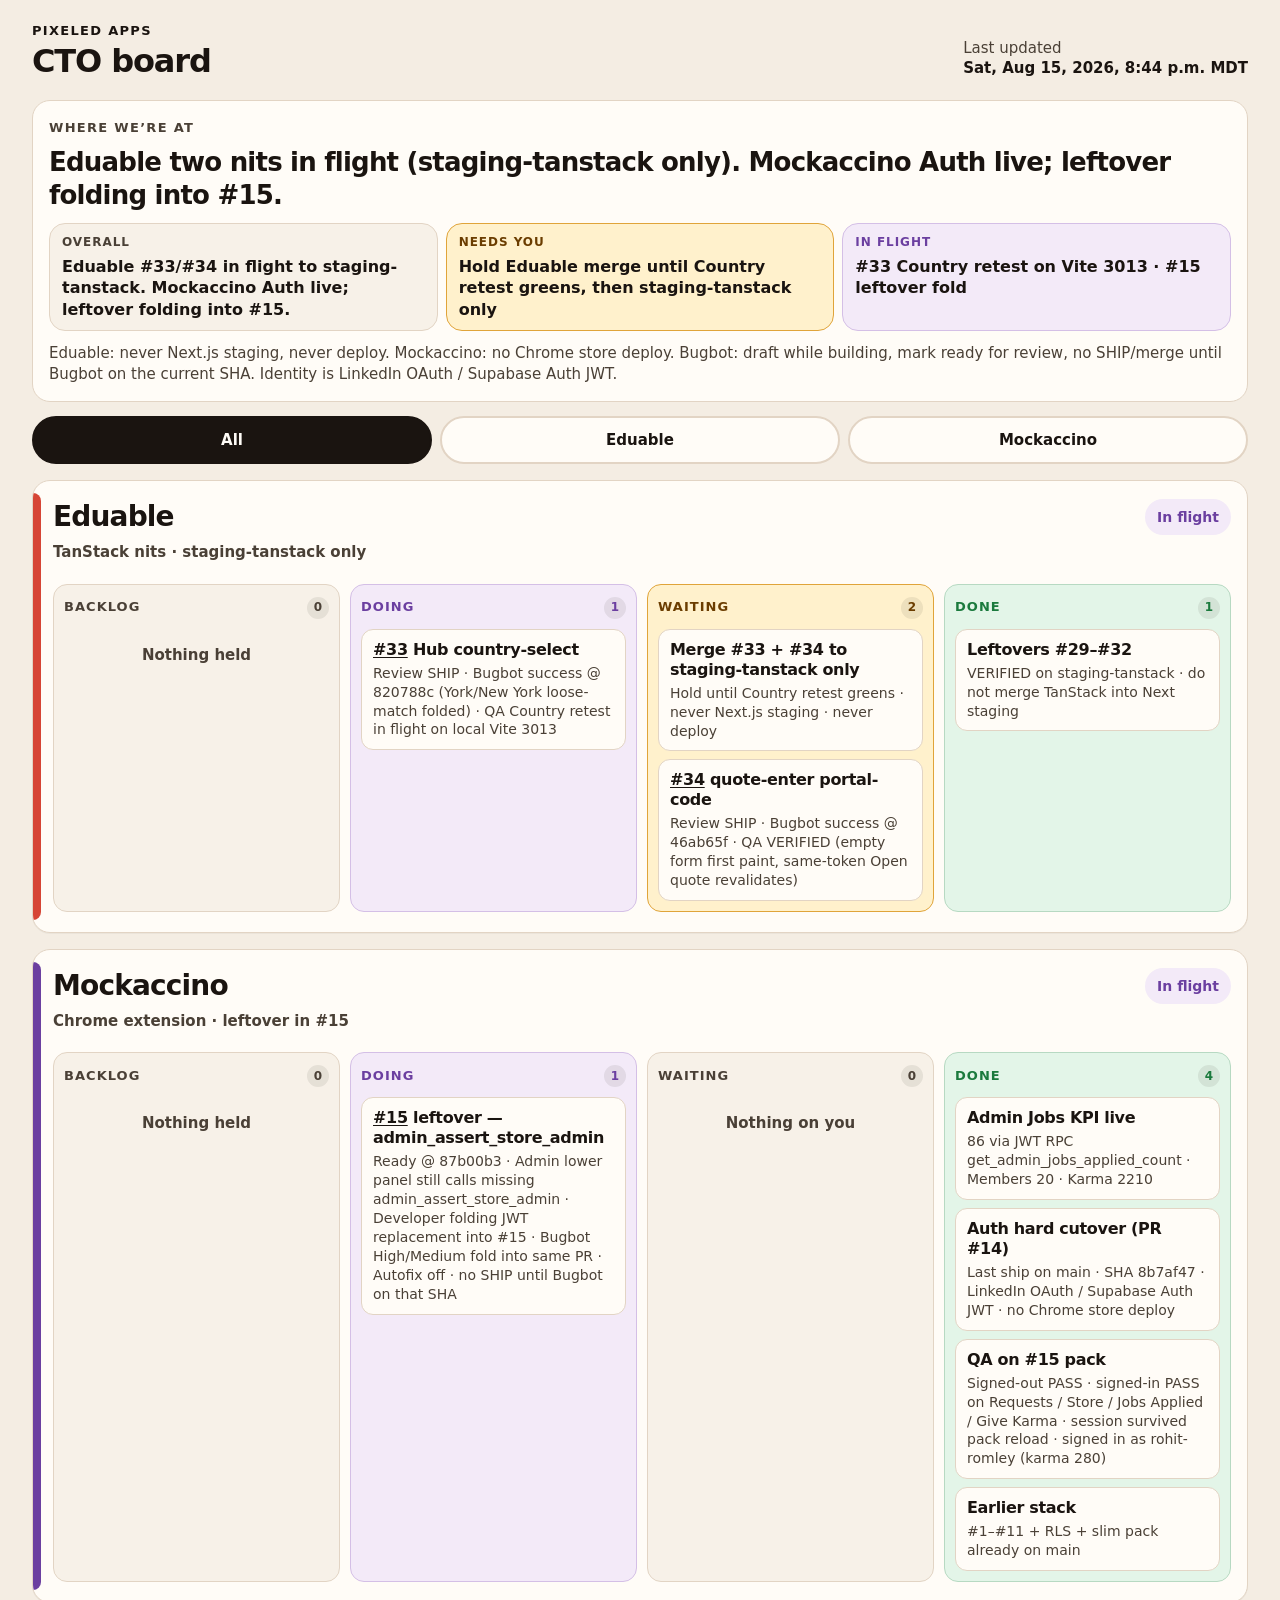
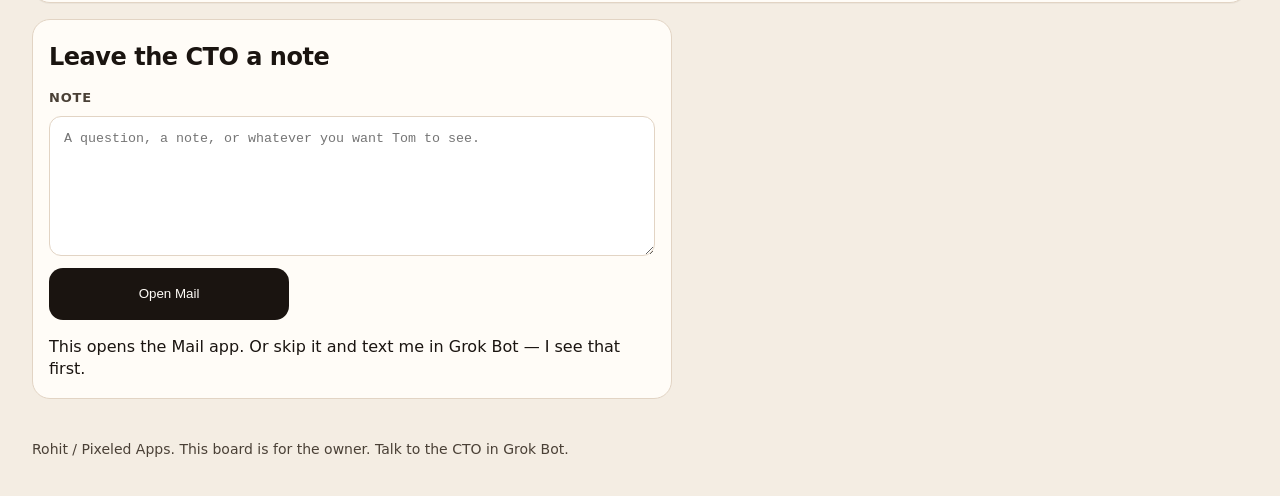
<file: index.html>
<!DOCTYPE html>
<html lang="en">
<head>
  <meta charset="utf-8">
  <meta name="viewport" content="width=device-width, initial-scale=1">
  <meta http-equiv="refresh" content="0; url=./pixeled-cto-board/">
  <title>Pixeled Apps</title>
  <link rel="canonical" href="https://rohit-romley.github.io/pixeled-cto-board/">
</head>
<body style="font:16px/1.4 -apple-system,system-ui,sans-serif;background:#12141a;color:#eceae3;padding:24px">
  <p><a href="./pixeled-cto-board/" style="color:#c9a15b">Open the CTO board</a></p>
</body>
</html>
</file>
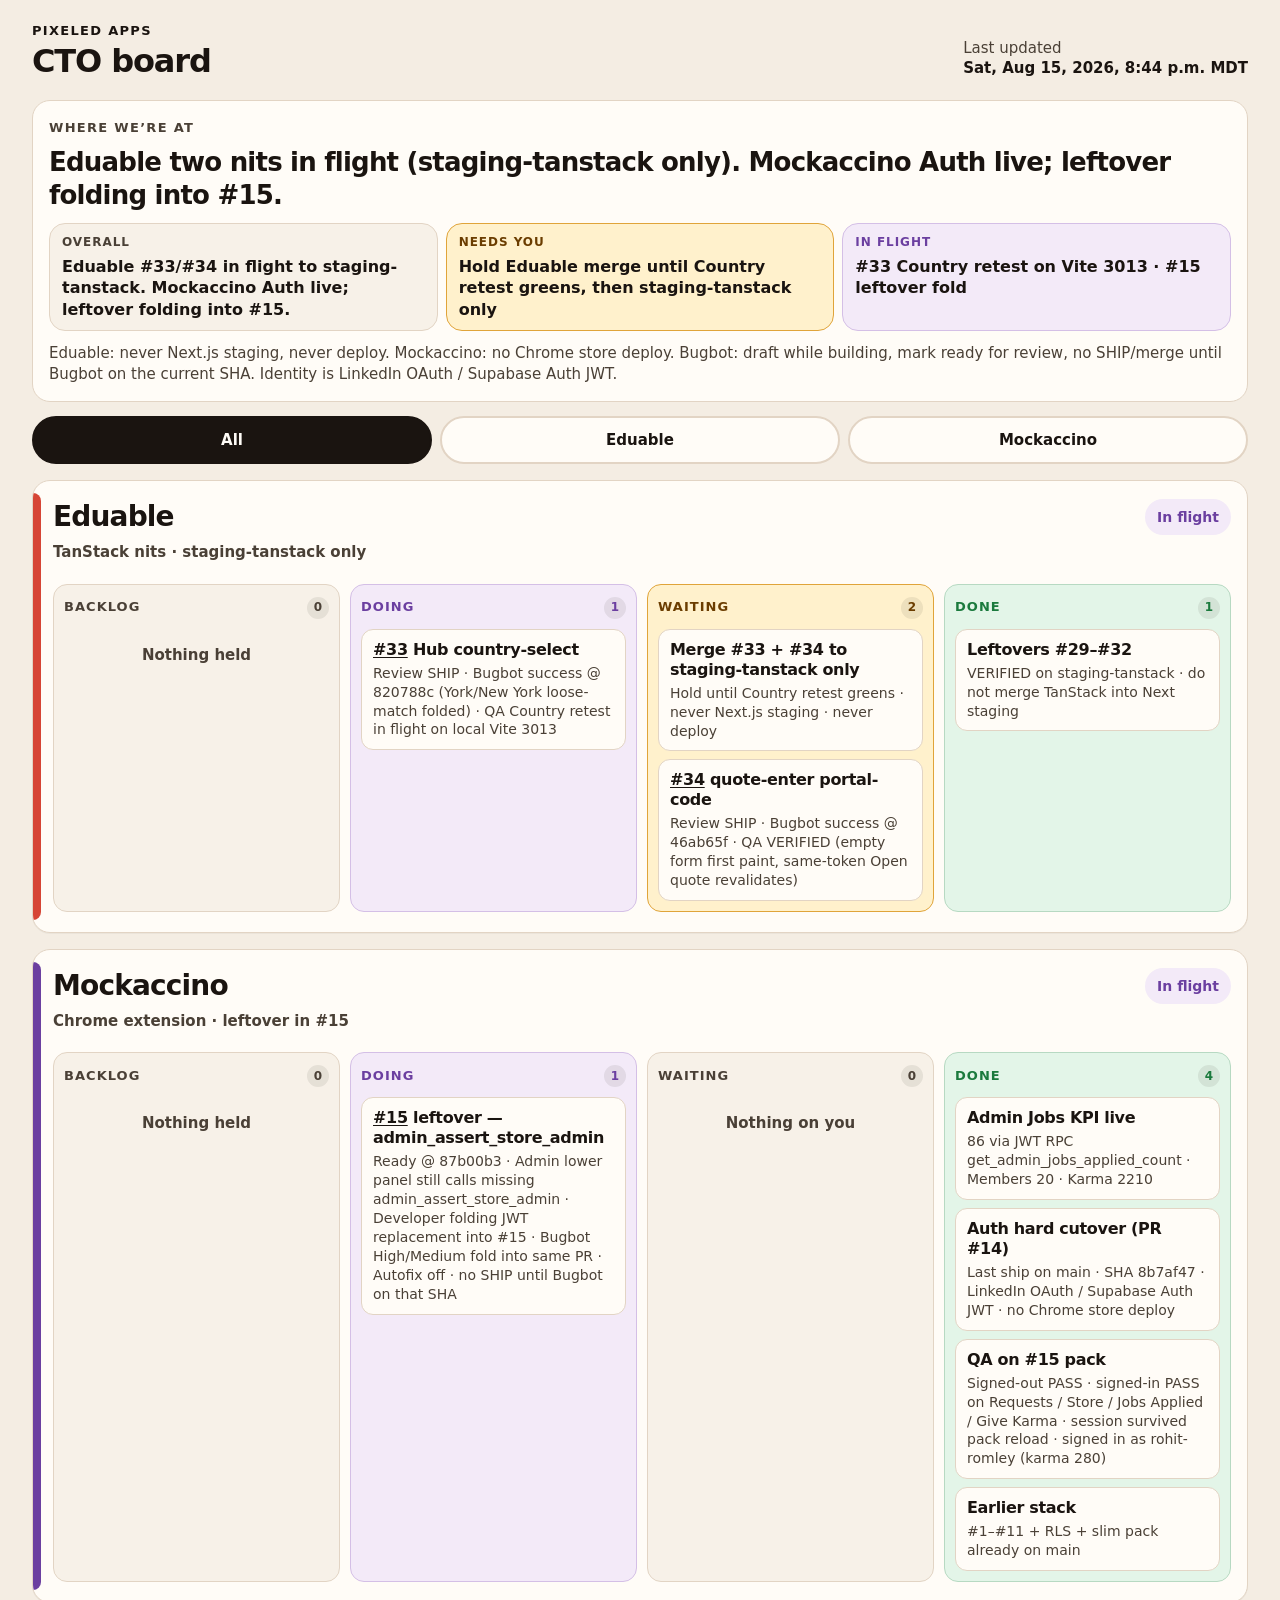
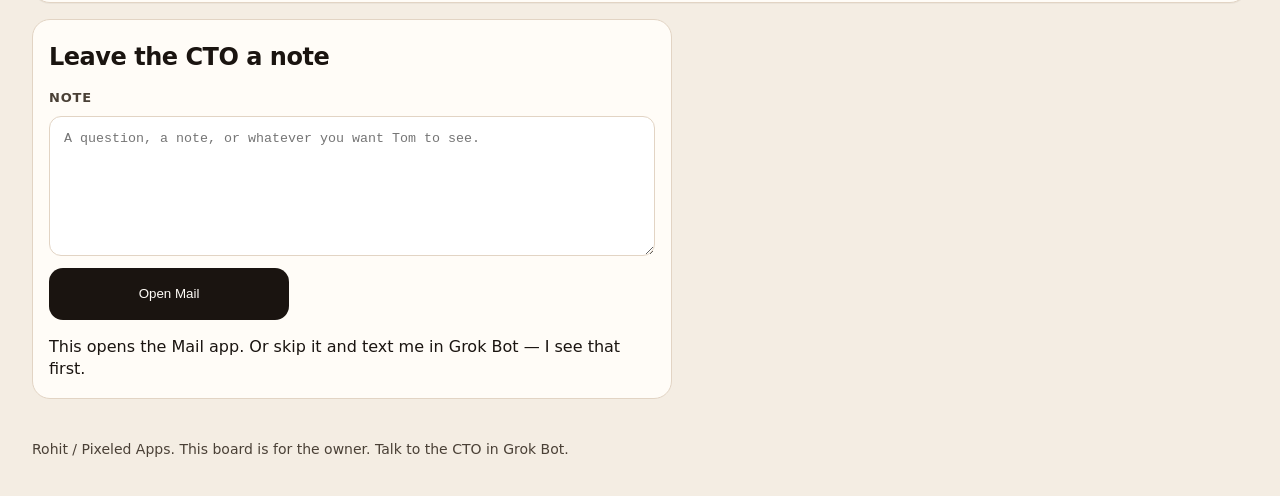
<file: pixeled-cto-board/index.html>
<!DOCTYPE html>
<html lang="en">
<head>
  <meta charset="utf-8">
  <meta name="viewport" content="width=device-width, initial-scale=1, viewport-fit=cover">
  <meta name="theme-color" content="#F4EDE3">
  <meta name="apple-mobile-web-app-capable" content="yes">
  <meta name="apple-mobile-web-app-status-bar-style" content="default">
  <meta name="description" content="Pixeled Apps CTO status board — Eduable and Mockaccino.">
  <title>Pixeled Apps · CTO board</title>
  <link rel="icon" href="favicon.svg" type="image/svg+xml">
  <link rel="stylesheet" href="styles.css">
</head>
<body data-tab="all">
  <a class="skip" href="#summary">Skip to summary</a>

  <header class="top">
    <div class="brand">
      <p class="wordmark">Pixeled Apps</p>
      <p class="role">CTO board</p>
    </div>
    <p class="updated">
      Last updated
      <time id="updated" datetime="2026-08-16T02:44:00Z">Sat, 15 Aug 2026, 8:44 PM MDT</time>
    </p>
  </header>

  <main>
    <section class="summary" id="summary" aria-labelledby="summary-title">
      <p class="kicker">Where we’re at</p>
      <h1 id="summary-title">Eduable two nits in flight (staging-tanstack only). Mockaccino Auth live; leftover folding into #15.</h1>
      <ul class="stats">
        <li class="stat overall">
          <p class="stat-k">Overall</p>
          <p class="stat-v">Eduable #33/#34 in flight to staging-tanstack. Mockaccino Auth live; leftover folding into #15.</p>
        </li>
        <li class="stat wait">
          <p class="stat-k">Needs you</p>
          <p class="stat-v">Hold Eduable merge until Country retest greens, then staging-tanstack only</p>
        </li>
        <li class="stat flight">
          <p class="stat-k">In flight</p>
          <p class="stat-v">#33 Country retest on Vite 3013 · #15 leftover fold</p>
        </li>
      </ul>
      <p class="quiet">Eduable: never Next.js staging, never deploy. Mockaccino: no Chrome store deploy. Bugbot: draft while building, mark ready for review, no SHIP/merge until Bugbot on the current SHA. Identity is LinkedIn OAuth / Supabase Auth JWT.</p>
    </section>

    <nav class="tabs" aria-label="Projects">
      <div class="tablist" role="tablist">
        <a class="tab is-on" role="tab" id="tab-all" href="#all" data-tab="all" aria-selected="true">All</a>
        <a class="tab" role="tab" id="tab-eduable" href="#eduable" data-tab="eduable" aria-selected="false">Eduable</a>
        <a class="tab" role="tab" id="tab-mockaccino" href="#mockaccino" data-tab="mockaccino" aria-selected="false">Mockaccino</a>
      </div>
    </nav>

    <section class="project eduable" data-project="eduable" aria-labelledby="eduable-title">
      <header class="project-head">
        <div>
          <h2 id="eduable-title">Eduable</h2>
          <p class="sub">TanStack nits · staging-tanstack only</p>
        </div>
        <p class="pill flight">In flight</p>
      </header>
      <div class="lanes" aria-label="Eduable swim lanes">
        <section class="lane">
          <h3>Backlog <span class="count">0</span></h3>
          <p class="empty">Nothing held</p>
        </section>
        <section class="lane flight">
          <h3>Doing <span class="count">1</span></h3>
          <ul>
            <li class="ticket">
              <p class="t"><a href="https://github.com/rohit-romley/eduable-dev/pull/33">#33</a> Hub country-select</p>
              <p class="d">Review SHIP · Bugbot success @ 820788c (York/New York loose-match folded) · QA Country retest in flight on local Vite 3013</p>
            </li>
          </ul>
        </section>
        <section class="lane wait">
          <h3>Waiting <span class="count">2</span></h3>
          <ul>
            <li class="ticket">
              <p class="t">Merge #33 + #34 to staging-tanstack only</p>
              <p class="d">Hold until Country retest greens · never Next.js staging · never deploy</p>
            </li>
            <li class="ticket">
              <p class="t"><a href="https://github.com/rohit-romley/eduable-dev/pull/34">#34</a> quote-enter portal-code</p>
              <p class="d">Review SHIP · Bugbot success @ 46ab65f · QA VERIFIED (empty form first paint, same-token Open quote revalidates)</p>
            </li>
          </ul>
        </section>
        <section class="lane done">
          <h3>Done <span class="count">1</span></h3>
          <ul>
            <li class="ticket">
              <p class="t">Leftovers #29–#32</p>
              <p class="d">VERIFIED on staging-tanstack · do not merge TanStack into Next staging</p>
            </li>
          </ul>
        </section>
      </div>
    </section>

    <section class="project mockaccino" data-project="mockaccino" aria-labelledby="mock-title">
      <header class="project-head">
        <div>
          <h2 id="mock-title">Mockaccino</h2>
          <p class="sub">Chrome extension · leftover in #15</p>
        </div>
        <p class="pill flight">In flight</p>
      </header>
      <div class="lanes" aria-label="Mockaccino swim lanes">
        <section class="lane">
          <h3>Backlog <span class="count">0</span></h3>
          <p class="empty">Nothing held</p>
        </section>
        <section class="lane flight">
          <h3>Doing <span class="count">1</span></h3>
          <ul>
            <li class="ticket">
              <p class="t"><a href="https://github.com/rohit-romley/mockaccino-chrome-main/pull/15">#15</a> leftover — admin_assert_store_admin</p>
              <p class="d">Ready @ 87b00b3 · Admin lower panel still calls missing admin_assert_store_admin · Developer folding JWT replacement into #15 · Bugbot High/Medium fold into same PR · Autofix off · no SHIP until Bugbot on that SHA</p>
            </li>
          </ul>
        </section>
        <section class="lane">
          <h3>Waiting <span class="count">0</span></h3>
          <p class="empty">Nothing on you</p>
        </section>
        <section class="lane done">
          <h3>Done <span class="count">4</span></h3>
          <ul>
            <li class="ticket">
              <p class="t">Admin Jobs KPI live</p>
              <p class="d">86 via JWT RPC get_admin_jobs_applied_count · Members 20 · Karma 2210</p>
            </li>
            <li class="ticket">
              <p class="t">Auth hard cutover (PR #14)</p>
              <p class="d">Last ship on main · SHA 8b7af47 · LinkedIn OAuth / Supabase Auth JWT · no Chrome store deploy</p>
            </li>
            <li class="ticket">
              <p class="t">QA on #15 pack</p>
              <p class="d">Signed-out PASS · signed-in PASS on Requests / Store / Jobs Applied / Give Karma · session survived pack reload · signed in as rohit-romley (karma 280)</p>
            </li>
            <li class="ticket">
              <p class="t">Earlier stack</p>
              <p class="d">#1–#11 + RLS + slim pack already on main</p>
            </li>
          </ul>
        </section>
      </div>
    </section>

    <section class="note-card" aria-labelledby="note-title">
      <h2 id="note-title">Leave the CTO a note</h2>
      <form id="note-form" action="mailto:tom.sammer@gmail.com" method="get">
        <input type="hidden" name="subject" id="note-subject" value="CTO board note">
        <label for="note">Note</label>
        <textarea id="note" name="body" rows="5" required maxlength="4000" placeholder="A question, a note, or whatever you want Tom to see."></textarea>
        <button type="submit">Open Mail</button>
      </form>
      <p class="alt">This opens the Mail app. Or skip it and text me in Grok Bot — I see that first.</p>
    </section>
  </main>

  <footer>
    <p>Rohit / Pixeled Apps. This board is for the owner. Talk to the CTO in Grok Bot.</p>
  </footer>

  <script src="board.js"></script>
</body>
</html>
</file>
<file: pixeled-cto-board/styles.css>
/* Pixeled Apps CTO board — light, phone first, color with meaning. */
:root {
  --paper: #F4EDE3;
  --card: #FFFCF7;
  --ink: #1A1410;
  --muted: #4A4036;
  --line: #E2D4C4;
  --eduable: #D64535;
  --eduable-soft: #FDECEA;
  --mock: #6B3FA0;
  --mock-soft: #F3EAF8;
  --amber: #B86A00;
  --amber-ink: #6B3D00;
  --amber-soft: #FFF1CC;
  --green: #1B7A3D;
  --green-soft: #E3F5E8;
  --red: #C0231A;
  --red-soft: #FDE8E6;
  --btn-ink: #FFFCF7;
  --radius: 18px;
  --pad: 20px;
}

* { box-sizing: border-box; }
html, body { margin: 0; padding: 0; }
html { -webkit-text-size-adjust: 100%; }
body {
  min-height: 100dvh;
  background: var(--paper);
  color: var(--ink);
  font: 18px/1.45 -apple-system, BlinkMacSystemFont, "SF Pro Text", "Segoe UI", system-ui, sans-serif;
  padding: env(safe-area-inset-top) env(safe-area-inset-right) env(safe-area-inset-bottom) env(safe-area-inset-left);
}

.skip {
  position: absolute;
  left: -999px;
  top: 0;
}
.skip:focus {
  left: 12px;
  top: 12px;
  z-index: 2;
  background: var(--ink);
  color: var(--btn-ink);
  padding: 10px 14px;
  min-height: 44px;
}

.top {
  display: flex;
  flex-wrap: wrap;
  align-items: flex-end;
  justify-content: space-between;
  gap: 12px 24px;
  padding: 22px var(--pad) 14px;
}
.wordmark {
  margin: 0;
  font-size: 13px;
  letter-spacing: 0.1em;
  text-transform: uppercase;
  font-weight: 700;
  color: var(--ink);
}
.role {
  margin: 4px 0 0;
  font-size: 32px;
  font-weight: 720;
  letter-spacing: -0.035em;
  line-height: 1.05;
}
.updated {
  margin: 0;
  font-size: 15px;
  color: var(--muted);
  line-height: 1.35;
}
.updated time {
  display: block;
  color: var(--ink);
  font-weight: 600;
  font-variant-numeric: tabular-nums;
}

main { padding: 8px var(--pad) 40px; }

.summary {
  background: var(--card);
  border: 1px solid var(--line);
  border-radius: var(--radius);
  padding: 18px 16px 16px;
  margin-bottom: 14px;
}
.kicker {
  margin: 0 0 8px;
  font-size: 13px;
  font-weight: 800;
  letter-spacing: 0.1em;
  text-transform: uppercase;
  color: var(--muted);
}
.summary h1 {
  margin: 0 0 12px;
  font-size: 20px;
  letter-spacing: -0.03em;
  line-height: 1.25;
  font-weight: 720;
}
.stats {
  list-style: none;
  margin: 0;
  padding: 0;
  display: flex;
  flex-wrap: wrap;
  gap: 8px;
}
.stat {
  flex: 1 1 148px;
  border-radius: 16px;
  padding: 10px 12px;
  border: 1px solid var(--line);
  background: #F7F1E8;
}
.stat-k {
  margin: 0 0 4px;
  font-size: 12px;
  letter-spacing: 0.08em;
  text-transform: uppercase;
  font-weight: 800;
  color: var(--muted);
}
.stat-v {
  margin: 0;
  font-size: 16px;
  font-weight: 600;
  line-height: 1.35;
}
.stat.clear {
  background: var(--green-soft);
  border-color: #B7D9C2;
}
.stat.clear .stat-k { color: var(--green); }
.stat.wait {
  background: var(--amber-soft);
  border-color: #E0A43A;
}
.stat.wait .stat-k { color: var(--amber-ink); }
.stat.flight {
  background: var(--mock-soft);
  border-color: #D4BFE6;
}
.stat.flight .stat-k { color: var(--mock); }
.quiet {
  margin: 12px 0 0;
  font-size: 15px;
  color: var(--muted);
  line-height: 1.4;
}

.tabs { margin: 4px 0 16px; }
.tablist {
  display: flex;
  flex-wrap: wrap;
  gap: 8px;
}
.tab {
  display: inline-flex;
  align-items: center;
  justify-content: center;
  flex: 1 1 0;
  min-width: 96px;
  min-height: 48px;
  padding: 10px 12px;
  border-radius: 999px;
  border: 2px solid var(--line);
  background: var(--card);
  color: var(--ink);
  text-decoration: none;
  font-weight: 750;
  font-size: 15px;
}
.tab.is-on {
  background: var(--ink);
  border-color: var(--ink);
  color: var(--btn-ink);
}
.tab[data-tab="eduable"].is-on {
  background: var(--eduable);
  border-color: var(--eduable);
}
.tab[data-tab="mockaccino"].is-on {
  background: var(--mock);
  border-color: var(--mock);
}

body[data-tab="eduable"] .project.mockaccino,
body[data-tab="mockaccino"] .project.eduable { display: none; }

.project {
  background: var(--card);
  border: 1px solid var(--line);
  border-radius: var(--radius);
  padding: 16px 0 12px;
  margin-bottom: 16px;
  box-shadow: 0 1px 0 rgba(26, 20, 16, 0.04);
  position: relative;
  overflow: hidden;
}
.project::before {
  content: "";
  position: absolute;
  left: 0;
  top: 12px;
  bottom: 12px;
  width: 8px;
  border-radius: 0 8px 8px 0;
}
.project.eduable::before { background: var(--eduable); }
.project.mockaccino::before { background: var(--mock); }

.project-head {
  display: flex;
  align-items: flex-start;
  justify-content: space-between;
  gap: 12px;
  padding: 0 16px 0 20px;
}
.project h2 {
  margin: 0;
  font-size: 28px;
  letter-spacing: -0.03em;
  font-weight: 750;
}
.sub {
  margin: 4px 0 0;
  color: var(--muted);
  font-size: 15px;
  font-weight: 550;
}

.pill {
  margin: 2px 0 0;
  padding: 8px 12px;
  border-radius: 999px;
  font-size: 14px;
  font-weight: 750;
  line-height: 1.2;
  text-align: center;
  flex: 0 0 auto;
  min-height: 36px;
  display: inline-flex;
  align-items: center;
}
.pill.pass { background: var(--green-soft); color: var(--green); }
.pill.flight { background: var(--mock-soft); color: var(--mock); }
.pill.wait { background: var(--amber-soft); color: var(--amber-ink); }

.lanes {
  display: flex;
  gap: 10px;
  overflow-x: auto;
  -webkit-overflow-scrolling: touch;
  scroll-snap-type: x proximity;
  padding: 14px 16px 8px 20px;
  margin-top: 6px;
}
.lane {
  flex: 0 0 min(78vw, 248px);
  min-width: 220px;
  scroll-snap-align: start;
  background: #F7F1E8;
  border: 1px solid var(--line);
  border-radius: 14px;
  padding: 12px 10px 10px;
}
.lane h3 {
  margin: 0 0 10px;
  font-size: 13px;
  letter-spacing: 0.08em;
  text-transform: uppercase;
  font-weight: 800;
  color: var(--muted);
  display: flex;
  align-items: center;
  justify-content: space-between;
}
.lane.flight { background: var(--mock-soft); border-color: #D4BFE6; }
.lane.flight h3 { color: var(--mock); }
.lane.wait { background: var(--amber-soft); border-color: #E0A43A; }
.lane.wait h3 { color: var(--amber-ink); }
.lane.done { background: var(--green-soft); border-color: #B7D9C2; }
.lane.done h3 { color: var(--green); }
.count {
  font-variant-numeric: tabular-nums;
  font-size: 12px;
  min-width: 22px;
  height: 22px;
  border-radius: 999px;
  background: rgba(26, 20, 16, 0.08);
  color: inherit;
  display: inline-flex;
  align-items: center;
  justify-content: center;
  letter-spacing: 0;
}
.lane ul {
  list-style: none;
  margin: 0;
  padding: 0;
  display: grid;
  gap: 8px;
}
.ticket {
  background: var(--card);
  border: 1px solid var(--line);
  border-radius: 12px;
  padding: 10px 11px;
}
.ticket .t {
  margin: 0;
  font-size: 16px;
  font-weight: 700;
  letter-spacing: -0.02em;
  line-height: 1.25;
}
.ticket .d {
  margin: 4px 0 0;
  font-size: 14px;
  color: var(--muted);
  line-height: 1.35;
}
.ticket a {
  color: inherit;
  text-decoration: underline;
  text-underline-offset: 2px;
}
.ticket a:focus {
  outline: 3px solid var(--amber);
  outline-offset: 2px;
}
.ticket.security {
  border-color: #E8A39E;
  background: var(--red-soft);
}
.ticket.security .t { color: var(--red); }
.empty {
  margin: 0;
  padding: 16px 8px;
  text-align: center;
  color: var(--muted);
  font-size: 15px;
  font-weight: 600;
}

.note-card {
  margin-top: 8px;
  padding: 20px 16px 18px;
  border: 1px solid var(--line);
  border-radius: var(--radius);
  background: var(--card);
}
.note-card h2 {
  margin: 0 0 14px;
  font-size: 24px;
  letter-spacing: -0.02em;
}
.note-card label {
  display: block;
  margin-bottom: 8px;
  font-size: 13px;
  letter-spacing: 0.06em;
  text-transform: uppercase;
  font-weight: 750;
  color: var(--muted);
}
textarea {
  display: block;
  width: 100%;
  min-height: 140px;
  padding: 14px;
  border: 1px solid var(--line);
  border-radius: 12px;
  background: #FFF;
  color: var(--ink);
  font: 16px/1.4 inherit;
  resize: vertical;
}
textarea:focus {
  outline: 3px solid var(--amber);
  outline-offset: 2px;
}
button {
  display: block;
  width: 100%;
  margin-top: 12px;
  min-height: 52px;
  border: 0;
  border-radius: 14px;
  background: var(--ink);
  color: var(--btn-ink);
  font: 700 17px/1 inherit;
}
button:active { transform: translateY(1px); }
.alt {
  margin: 16px 0 0;
  color: var(--ink);
  font-size: 16px;
  line-height: 1.4;
}

footer {
  padding: 0 var(--pad) 36px;
  color: var(--muted);
  font-size: 14px;
}
footer p { margin: 0; }

@media (min-width: 720px) {
  .stats { flex-wrap: nowrap; }
  .summary h1 { font-size: 24px; }
}
@media (min-width: 960px) {
  .top, main, footer { padding-left: 32px; padding-right: 32px; }
  .summary h1 { font-size: 26px; }
  .lanes { overflow: visible; }
  .lane { flex: 1 1 0; min-width: 0; }
  .note-card { max-width: 640px; }
  button { max-width: 240px; }
}
</file>
